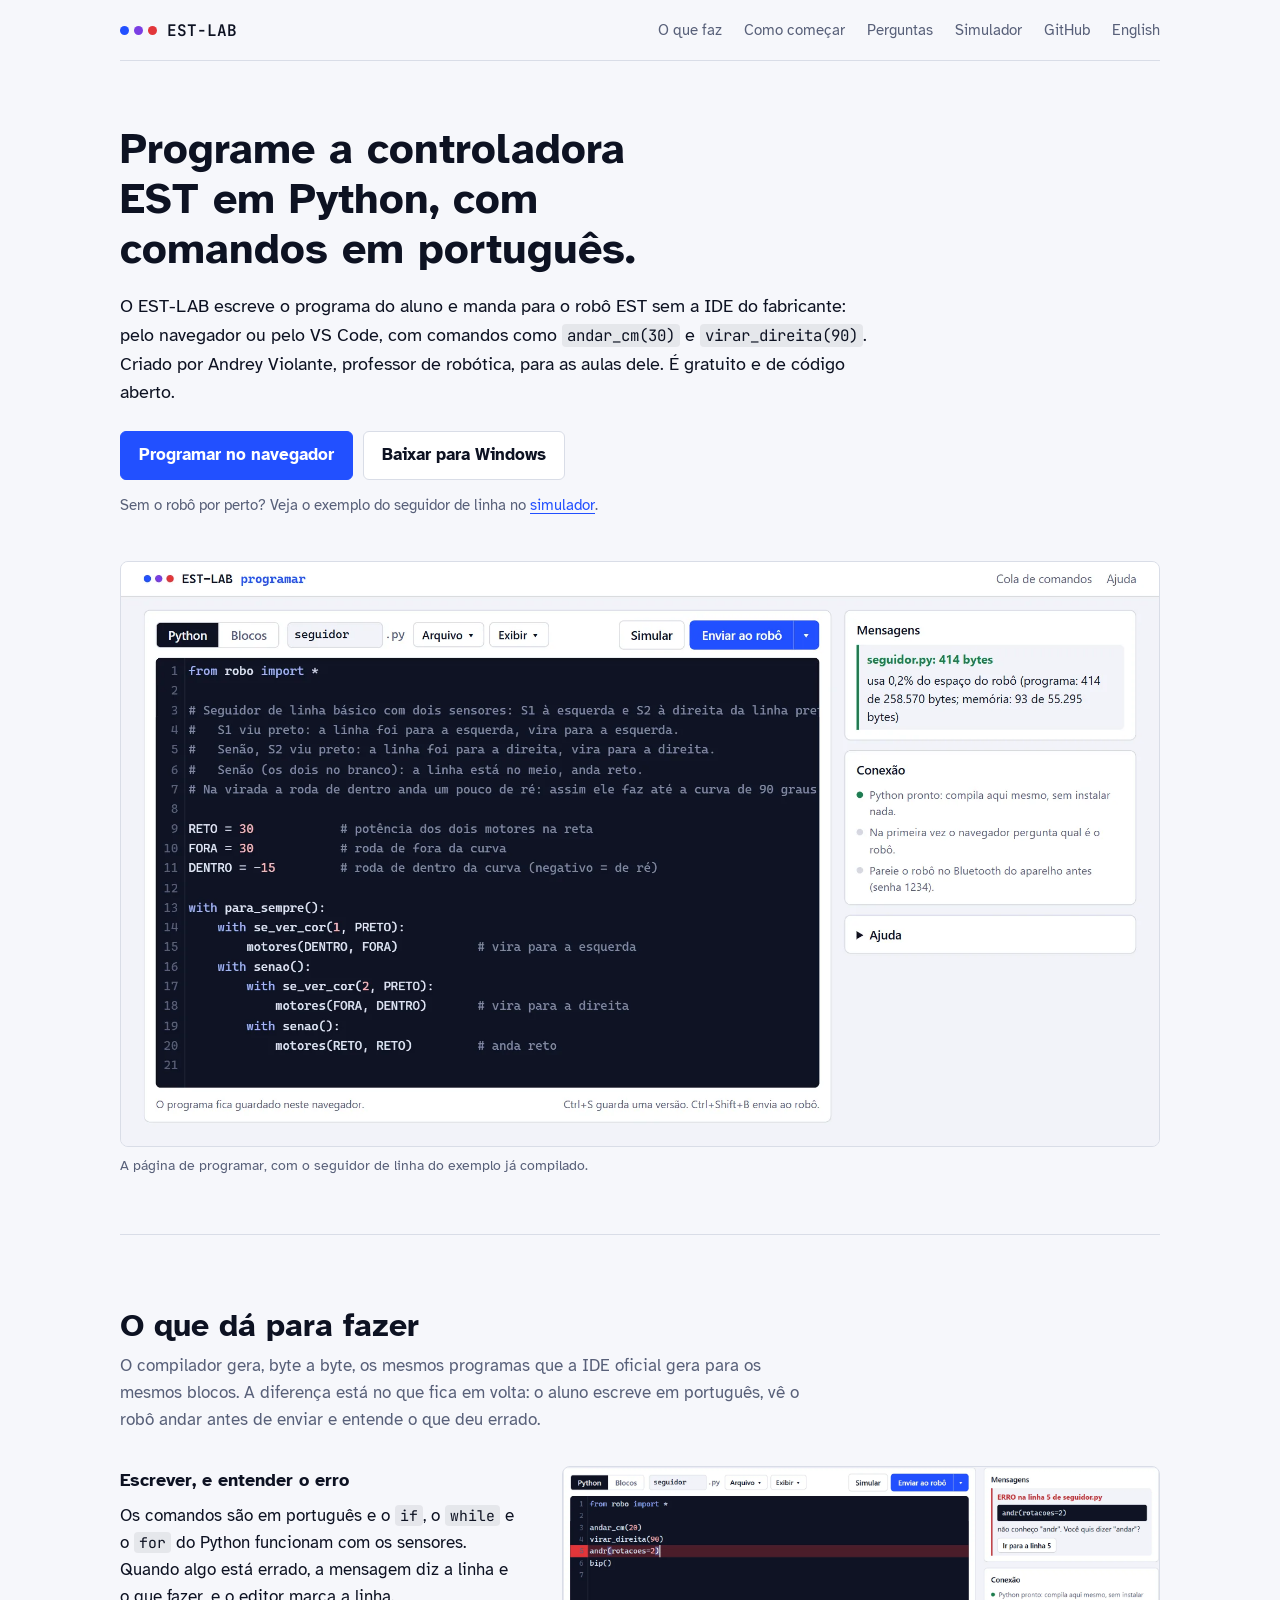
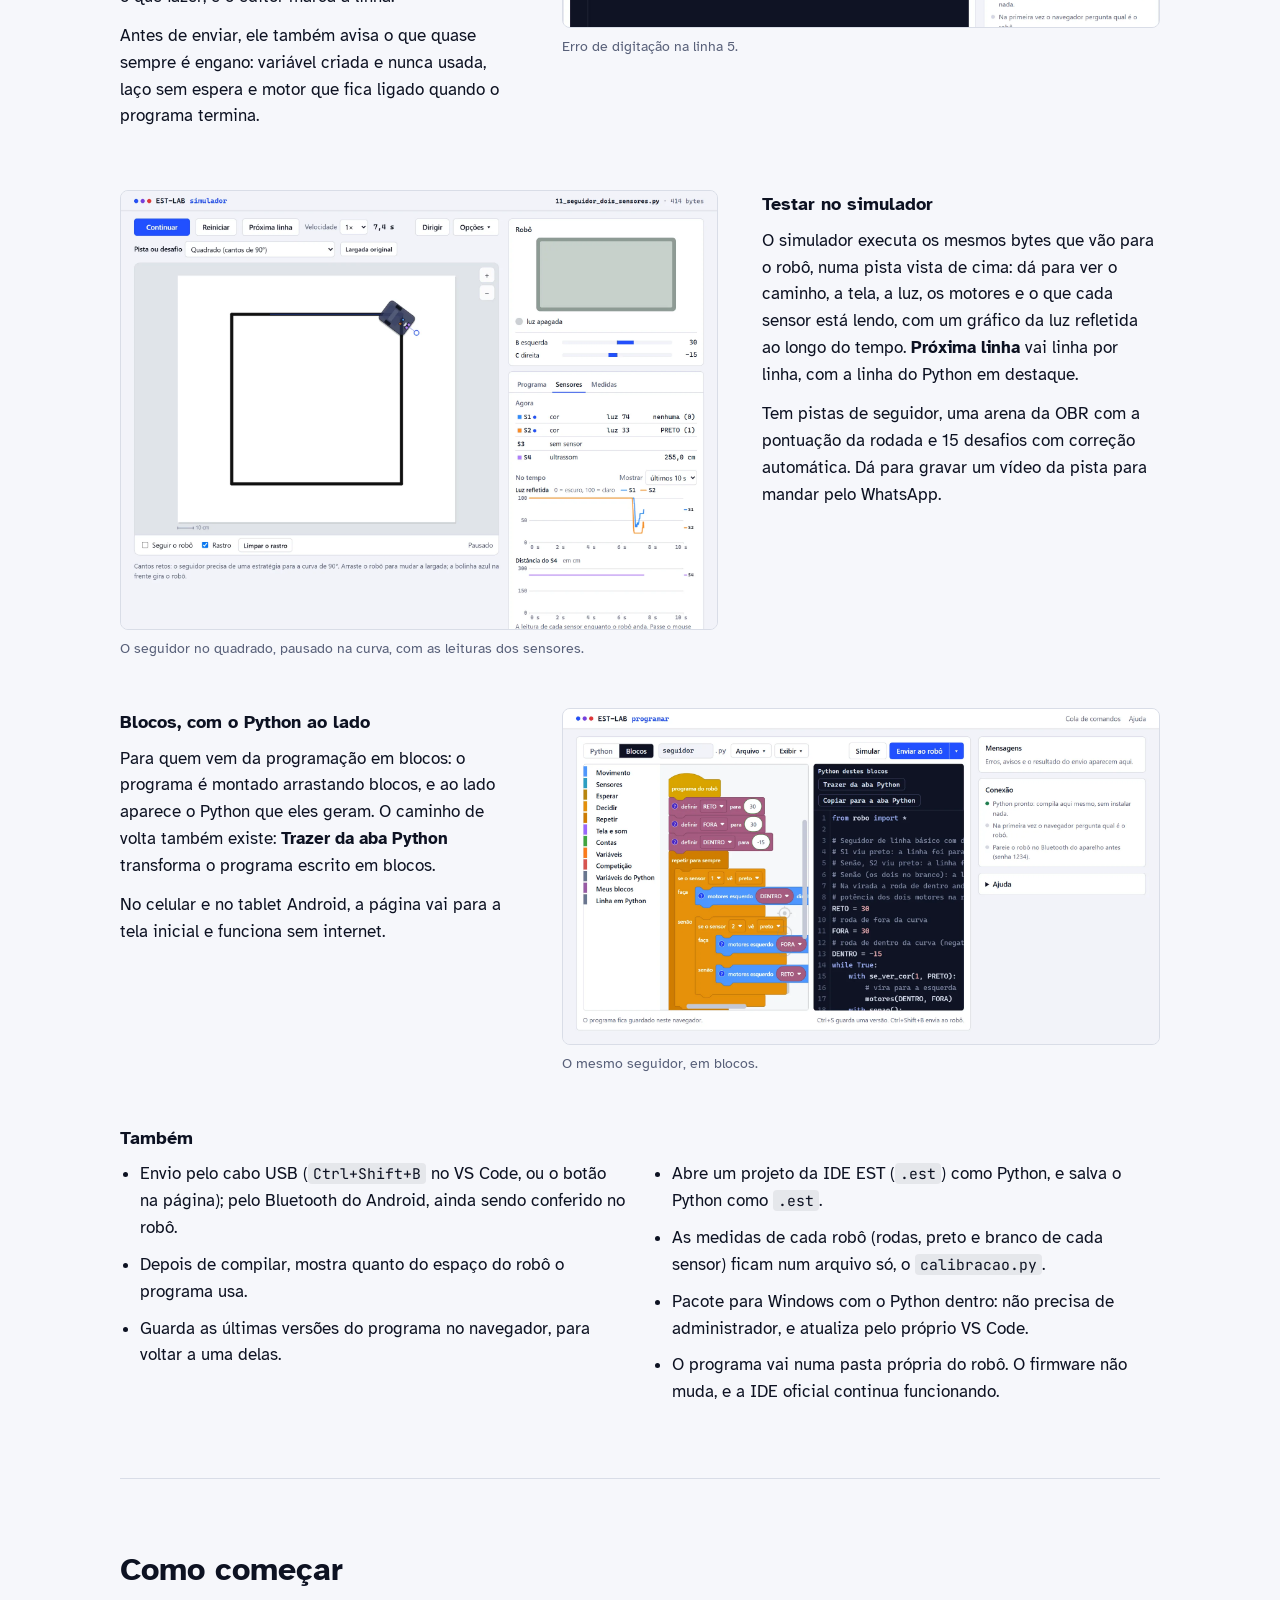
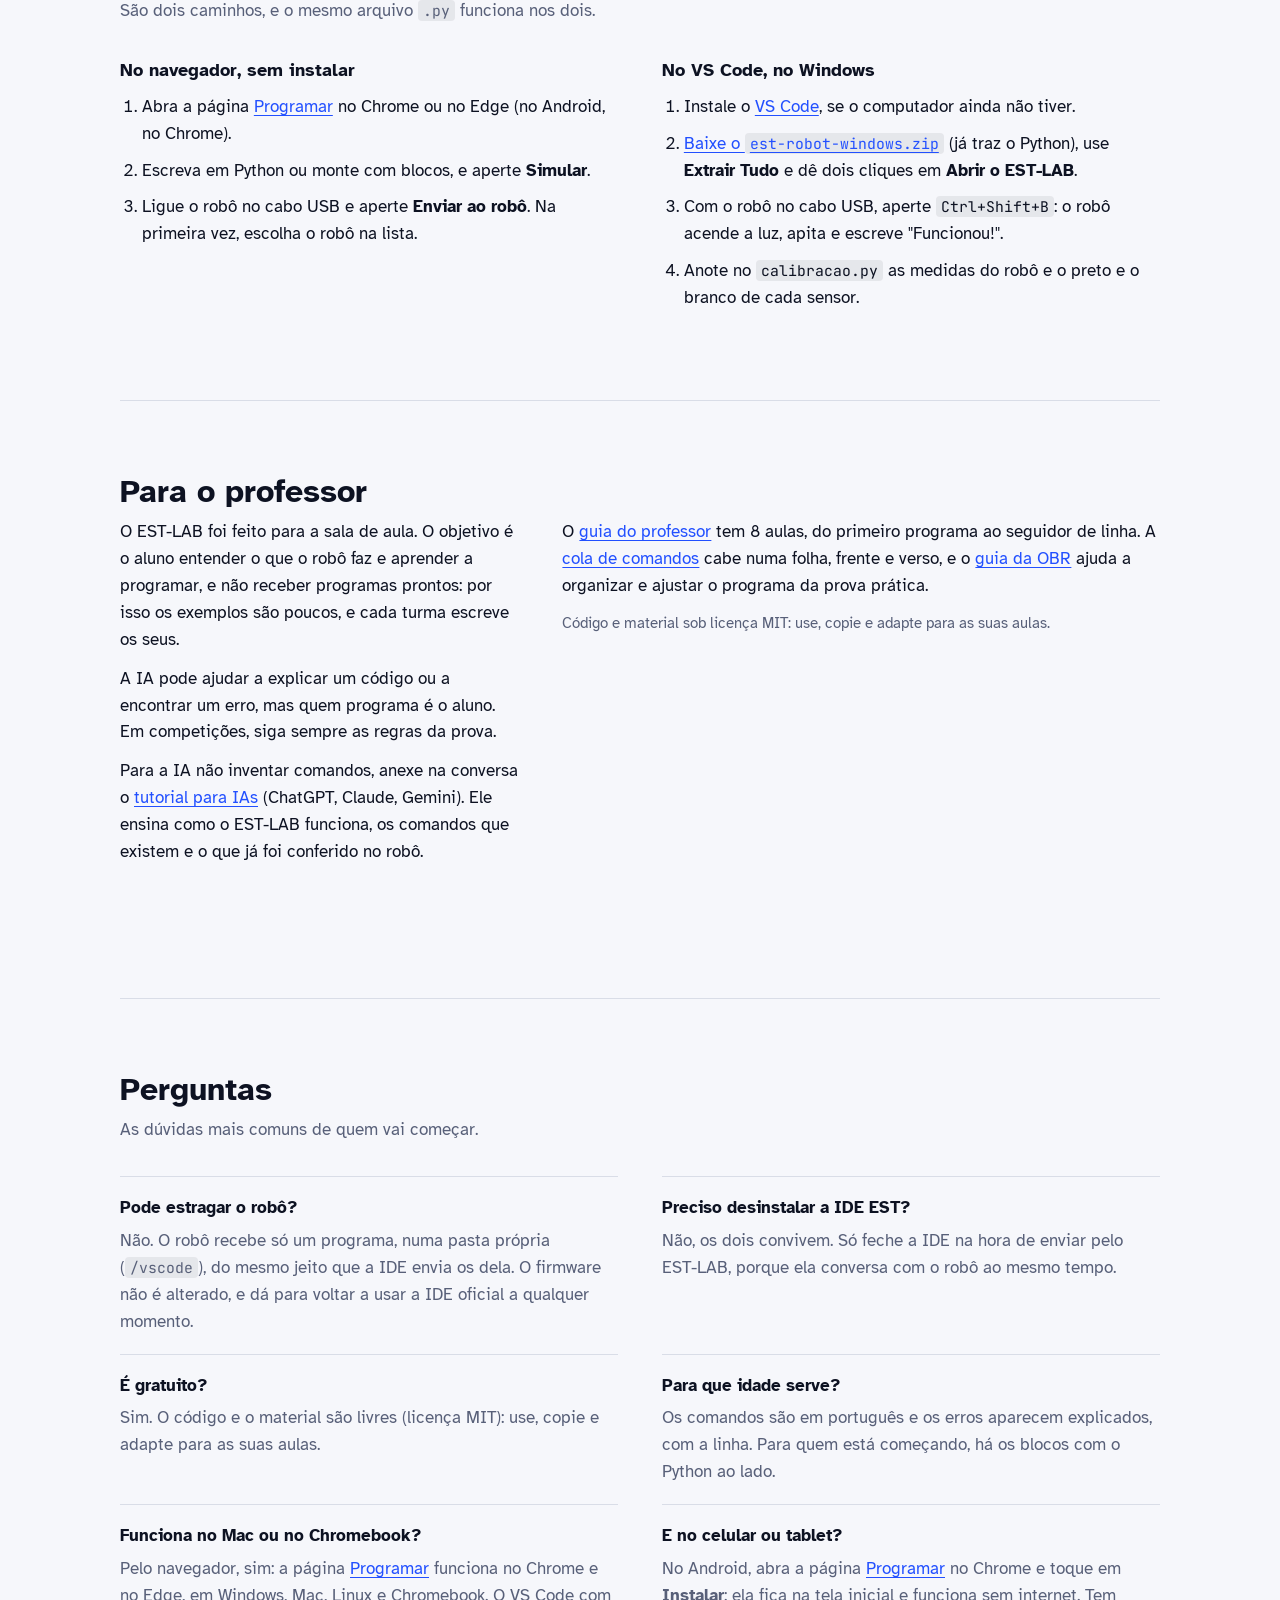
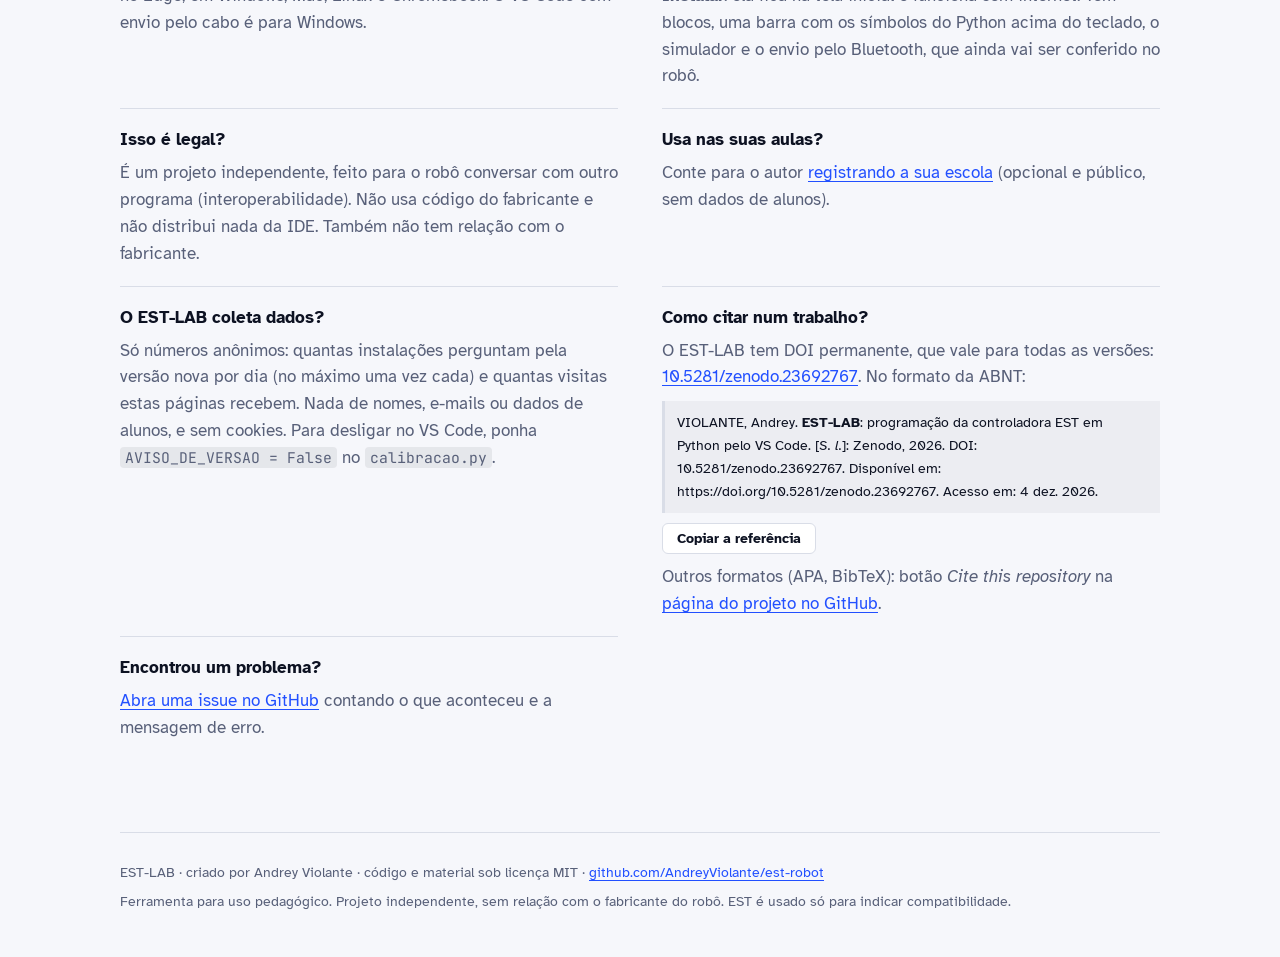
<file: docs/index.html>
<!doctype html>
<html lang="pt-BR">
<head>
<meta charset="utf-8">
<meta name="viewport" content="width=device-width, initial-scale=1, viewport-fit=cover">
<meta name="description" content="EST-LAB, ferramenta criada por Andrey Violante para programar a controladora educacional EST em Python, pelo VS Code ou pelo navegador, para uso pedagógico.">
<style>:root{color-scheme:light;padding-top:env(safe-area-inset-top,0px);padding-bottom:env(safe-area-inset-bottom,0px)}body{margin:0;font:14px system-ui,sans-serif}img{max-width:100%}[hidden]{display:none!important}</style>
<title>EST-LAB</title>
<link rel="alternate" hreflang="pt-BR" href="https://andreyviolante.github.io/est-robot/">
<link rel="alternate" hreflang="en" href="https://andreyviolante.github.io/est-robot/en/">
<link rel="icon" href="programar/icones/icone-32.png" sizes="32x32" type="image/png">
<link rel="apple-touch-icon" href="programar/icones/icone-180.png">
<link rel="preconnect" href="https://fonts.googleapis.com">
<link rel="preconnect" href="https://fonts.gstatic.com" crossorigin>
<link rel="stylesheet" href="https://fonts.googleapis.com/css2?family=Atkinson+Hyperlegible:wght@400;700&family=JetBrains+Mono:wght@400;600&display=swap">
<style>
/* Página do projeto: mostra a ferramenta de verdade (fotos de tela) e diz o que ela faz, sem enfeites.
   Tipos: Atkinson Hyperlegible (feita para leitura fácil) e JetBrains Mono no código. */
:root {
  --bg: #f6f7fb;
  --fg: #0d1222;
  --muted: #586079;
  --line: #d9dde7;
  --panel: #ffffff;
  --code-bg: #0f1424;
  --code-fg: #dfe5f5;
  --led-azul: #2250ff;
  --led-roxo: #7a3ee3;
  --led-vermelho: #e2363a;
  --body: "Atkinson Hyperlegible", "Segoe UI", system-ui, sans-serif;
  --mono: "JetBrains Mono", ui-monospace, "Cascadia Mono", Consolas, monospace;
}
@media (prefers-color-scheme: dark) {
  :root:not([data-theme="light"]) {
    --bg: #0a0d16; --fg: #e7ebf6; --muted: #98a1b8; --line: #232a3e; --panel: #121727;
    --code-bg: #060912; --led-azul: #6187ff; --led-roxo: #a57dff; --led-vermelho: #ff6064;
    color-scheme: dark;
  }
}
:root[data-theme="dark"] {
  --bg: #0a0d16; --fg: #e7ebf6; --muted: #98a1b8; --line: #232a3e; --panel: #121727;
  --code-bg: #060912; --led-azul: #6187ff; --led-roxo: #a57dff; --led-vermelho: #ff6064;
  color-scheme: dark;
}

* { box-sizing: border-box; }
body { background: var(--bg); color: var(--fg); font: 400 1.05rem/1.6 var(--body); }
a { color: var(--led-azul); text-underline-offset: 3px; }
a:focus-visible, button:focus-visible { outline: 3px solid var(--led-azul); outline-offset: 3px; border-radius: 4px; }
code { font: 400 0.88em var(--mono); background: color-mix(in srgb, var(--fg) 7%, transparent); padding: 1px 5px;
       border-radius: 4px; overflow-wrap: anywhere; }
.wrap { max-width: 1120px; margin: 0 auto; padding-inline: clamp(16px, 4vw, 40px); }

/* topo */
.bar { display: flex; align-items: center; justify-content: space-between; gap: 12px 24px; flex-wrap: wrap; padding-block: 18px;
       border-bottom: 1px solid var(--line); }
.mark { display: flex; align-items: center; gap: 10px; font: 600 1rem var(--mono); color: var(--fg); text-decoration: none; }
.leds { display: inline-flex; gap: 5px; }
.led { width: 9px; height: 9px; border-radius: 50%; display: inline-block; }
.led.azul { background: var(--led-azul); } .led.roxo { background: var(--led-roxo); } .led.vermelho { background: var(--led-vermelho); }
.nav { display: flex; flex-wrap: wrap; align-items: center; gap: 6px 22px; font-size: 0.95rem; }
.nav a { color: var(--muted); text-decoration: none; }
.nav a:hover { color: var(--fg); text-decoration: underline; }
@media (max-width: 700px) { .nav .secao { display: none; } }

/* abertura: o que é, os dois jeitos de usar e a tela de verdade */
.abertura { padding-block: clamp(32px, 6vw, 64px) clamp(32px, 5vw, 56px); }
.abertura > div { max-width: 760px; }
.abertura figure.tela { margin-top: clamp(28px, 4vw, 44px); }
h1 { font-size: clamp(1.9rem, 4vw, 2.7rem); line-height: 1.15; margin: 0 0 18px; text-wrap: balance; }
.lede { font-size: 1.12rem; margin: 0 0 24px; }
.botoes { display: flex; flex-wrap: wrap; gap: 10px; margin: 0 0 14px; }
.btn { display: inline-flex; align-items: center; padding: 10px 18px; border-radius: 6px; font-weight: 700; text-decoration: none;
       border: 1px solid var(--line); color: var(--fg); background: var(--panel); }
.btn:hover { border-color: var(--fg); }
.btn.solid { background: var(--led-azul); border-color: var(--led-azul); color: #fff; }
.btn.solid:hover { filter: brightness(1.1); }
.pequeno { font-size: 0.92rem; color: var(--muted); margin: 0; }

/* fotos de tela */
figure.tela { margin: 0; }
.tela img { display: block; width: 100%; height: auto; border: 1px solid var(--line); border-radius: 8px; background: var(--panel); }
.tela figcaption { font-size: 0.88rem; color: var(--muted); margin-top: 8px; }

/* seções */
section { padding-block: clamp(40px, 6vw, 72px); border-top: 1px solid var(--line); }
h2 { font-size: clamp(1.5rem, 3vw, 2rem); line-height: 1.2; margin: 0 0 8px; }
h3 { font-size: 1.15rem; margin: 0 0 8px; }
.intro { color: var(--muted); max-width: 64ch; margin: 0 0 32px; }
.par { display: grid; grid-template-columns: minmax(0, 0.8fr) minmax(0, 1.2fr); gap: 20px 44px; align-items: start; margin-bottom: 48px; }
.par.invertido { grid-template-columns: minmax(0, 1.2fr) minmax(0, 0.8fr); }
.par.invertido > :first-child { order: 2; }
.par p { margin: 0 0 12px; }
.lista { columns: 2 300px; column-gap: 44px; padding-left: 1.2em; margin: 0; }
.lista li { margin-bottom: 10px; break-inside: avoid; }

/* como começar */
.caminhos { display: grid; grid-template-columns: repeat(2, minmax(0, 1fr)); gap: 24px 44px; }
.caminhos ol { padding-left: 1.3em; margin: 0 0 16px; }
.caminhos li { margin-bottom: 10px; }

/* perguntas */
.faq { display: grid; grid-template-columns: repeat(auto-fit, minmax(min(100%, 330px), 1fr)); gap: 0 44px; }
.faq div { padding-block: 18px; border-top: 1px solid var(--line); }
.faq h3 { font-size: 1.05rem; margin: 0 0 6px; }
.faq p { margin: 0; color: var(--muted); max-width: 60ch; }
.faq .citacao { margin-top: 10px; padding: 10px 12px; border-left: 3px solid var(--line); color: var(--fg);
                background: color-mix(in srgb, var(--fg) 4%, transparent); font-size: 0.9rem; overflow-wrap: anywhere; }
.faq .copiar { margin-top: 10px; padding: 6px 14px; border-radius: 6px; border: 1px solid var(--line);
               background: var(--panel); color: var(--fg); font: 600 0.88rem var(--body); cursor: pointer; }
.faq .copiar:hover { border-color: var(--fg); }

footer { border-top: 1px solid var(--line); padding-block: 28px 44px; color: var(--muted); font-size: 0.9rem; display: grid; gap: 6px; }

@media (max-width: 860px) {
  .par, .caminhos { grid-template-columns: minmax(0, 1fr); }
  .par.invertido { grid-template-columns: minmax(0, 1fr); }
  .par.invertido > :first-child { order: 0; }
}
</style>
</head>
<body>
<div class="wrap">
  <header class="bar">
    <a class="mark" href="./"><span class="leds" aria-hidden="true"><i class="led azul"></i><i class="led roxo"></i><i class="led vermelho"></i></span>EST-LAB</a>
    <nav class="nav" aria-label="Seções">
      <a class="secao" href="#recursos">O que faz</a>
      <a class="secao" href="#comecar">Como começar</a>
      <a class="secao" href="#perguntas">Perguntas</a>
      <a href="simulador/index.html">Simulador</a>
      <a href="https://github.com/AndreyViolante/est-robot" target="_blank" rel="noopener">GitHub</a>
      <a href="en/" hreflang="en" lang="en">English</a>
    </nav>
  </header>

  <div class="abertura">
    <div>
      <h1>Programe a controladora EST em Python, com comandos em português.</h1>
      <p class="lede">O EST-LAB escreve o programa do aluno e manda para o robô EST sem a IDE do fabricante: pelo
        navegador ou pelo VS Code, com comandos como <code>andar_cm(30)</code> e <code>virar_direita(90)</code>.
        Criado por Andrey Violante, professor de robótica, para as aulas dele. É gratuito e de código aberto.</p>
      <p class="botoes">
        <a class="btn solid" href="programar/">Programar no navegador</a>
        <a class="btn" href="https://github.com/AndreyViolante/est-robot/releases/latest/download/est-robot-windows.zip">Baixar para Windows</a>
      </p>
      <p class="pequeno">Sem o robô por perto? Veja o exemplo do seguidor de linha no <a href="simulador/index.html">simulador</a>.</p>
    </div>
    <figure class="tela">
      <img src="img/programar.webp" width="1920" height="1080" alt="A página de programar: o código do seguidor de linha à esquerda e, à direita, a mensagem de que ele compilou com 414 bytes, 0,2% do espaço do robô.">
      <figcaption>A página de programar, com o seguidor de linha do exemplo já compilado.</figcaption>
    </figure>
  </div>
</div>

<div class="wrap">
  <section id="recursos">
    <h2>O que dá para fazer</h2>
    <p class="intro">O compilador gera, byte a byte, os mesmos programas que a IDE oficial gera para os mesmos blocos.
      A diferença está no que fica em volta: o aluno escreve em português, vê o robô andar antes de enviar e entende
      o que deu errado.</p>

    <div class="par">
      <div>
        <h3>Escrever, e entender o erro</h3>
        <p>Os comandos são em português e o <code>if</code>, o <code>while</code> e o <code>for</code> do Python
          funcionam com os sensores. Quando algo está errado, a mensagem diz a linha e o que fazer, e o editor marca a
          linha.</p>
        <p>Antes de enviar, ele também avisa o que quase sempre é engano: variável criada e nunca usada, laço sem
          espera e motor que fica ligado quando o programa termina.</p>
      </div>
      <figure class="tela">
        <img src="img/erro.webp" width="1836" height="495" loading="lazy" alt="Um programa com andr(rotacoes=2) na linha 5: a linha fica marcada em vermelho e a mensagem diz: não conheço andr. Você quis dizer andar?">
        <figcaption>Erro de digitação na linha 5.</figcaption>
      </figure>
    </div>

    <div class="par invertido">
      <div>
        <h3>Testar no simulador</h3>
        <p>O simulador executa os mesmos bytes que vão para o robô, numa pista vista de cima: dá para ver o caminho,
          a tela, a luz, os motores e o que cada sensor está lendo, com um gráfico da luz refletida ao longo do tempo.
          <b>Próxima linha</b> vai linha por linha, com a linha do Python em destaque.</p>
        <p>Tem pistas de seguidor, uma arena da OBR com a pontuação da rodada e 15 desafios com correção automática.
          Dá para gravar um vídeo da pista para mandar pelo WhatsApp.</p>
      </div>
      <figure class="tela">
        <img src="img/simulador.webp" width="1920" height="1410" loading="lazy" alt="O simulador: o robô fazendo a curva de um quadrado preto, e ao lado as leituras dos sensores S1 a S4 e o gráfico da luz refletida.">
        <figcaption>O seguidor no quadrado, pausado na curva, com as leituras dos sensores.</figcaption>
      </figure>
    </div>

    <div class="par">
      <div>
        <h3>Blocos, com o Python ao lado</h3>
        <p>Para quem vem da programação em blocos: o programa é montado arrastando blocos, e ao lado aparece o Python
          que eles geram. O caminho de volta também existe: <b>Trazer da aba Python</b> transforma o programa escrito em
          blocos.</p>
        <p>No celular e no tablet Android, a página vai para a tela inicial e funciona sem internet.</p>
      </div>
      <figure class="tela">
        <img src="img/blocos.webp" width="1920" height="1080" loading="lazy" alt="A aba Blocos: o seguidor de linha montado com blocos coloridos, e ao lado o mesmo programa em Python.">
        <figcaption>O mesmo seguidor, em blocos.</figcaption>
      </figure>
    </div>

    <h3>Também</h3>
    <ul class="lista">
      <li>Envio pelo cabo USB (<code>Ctrl+Shift+B</code> no VS Code, ou o botão na página); pelo Bluetooth do Android, ainda sendo conferido no robô.</li>
      <li>Depois de compilar, mostra quanto do espaço do robô o programa usa.</li>
      <li>Guarda as últimas versões do programa no navegador, para voltar a uma delas.</li>
      <li>Abre um projeto da IDE EST (<code>.est</code>) como Python, e salva o Python como <code>.est</code>.</li>
      <li>As medidas de cada robô (rodas, preto e branco de cada sensor) ficam num arquivo só, o <code>calibracao.py</code>.</li>
      <li>Pacote para Windows com o Python dentro: não precisa de administrador, e atualiza pelo próprio VS Code.</li>
      <li>O programa vai numa pasta própria do robô. O firmware não muda, e a IDE oficial continua funcionando.</li>
    </ul>
  </section>

  <section id="comecar">
    <h2>Como começar</h2>
    <p class="intro">São dois caminhos, e o mesmo arquivo <code>.py</code> funciona nos dois.</p>
    <div class="caminhos">
      <div>
        <h3>No navegador, sem instalar</h3>
        <ol>
          <li>Abra a página <a href="programar/">Programar</a> no Chrome ou no Edge (no Android, no Chrome).</li>
          <li>Escreva em Python ou monte com blocos, e aperte <b>Simular</b>.</li>
          <li>Ligue o robô no cabo USB e aperte <b>Enviar ao robô</b>. Na primeira vez, escolha o robô na lista.</li>
        </ol>
      </div>
      <div>
        <h3>No VS Code, no Windows</h3>
        <ol>
          <li>Instale o <a href="https://code.visualstudio.com/">VS Code</a>, se o computador ainda não tiver.</li>
          <li><a href="https://github.com/AndreyViolante/est-robot/releases/latest/download/est-robot-windows.zip">Baixe o <code>est-robot-windows.zip</code></a> (já traz o Python), use <b>Extrair Tudo</b> e dê dois cliques em <b>Abrir o EST-LAB</b>.</li>
          <li>Com o robô no cabo USB, aperte <code>Ctrl+Shift+B</code>: o robô acende a luz, apita e escreve "Funcionou!".</li>
          <li>Anote no <code>calibracao.py</code> as medidas do robô e o preto e o branco de cada sensor.</li>
        </ol>
      </div>
    </div>
  </section>

  <section id="professor">
    <h2>Para o professor</h2>
    <div class="par">
      <div>
        <p>O EST-LAB foi feito para a sala de aula. O objetivo é o aluno entender o que o robô faz e aprender a
          programar, e não receber programas prontos: por isso os exemplos são poucos, e cada turma escreve os seus.</p>
        <p>A IA pode ajudar a explicar um código ou a encontrar um erro, mas quem programa é o aluno. Em competições,
          siga sempre as regras da prova.</p>
        <p>Para a IA não inventar comandos, anexe na conversa o <a href="https://github.com/AndreyViolante/est-robot/blob/master/docs/tutorial-para-ia.md" target="_blank" rel="noopener">tutorial para IAs</a>
          (ChatGPT, Claude, Gemini). Ele ensina como o EST-LAB funciona, os comandos que existem e o que já foi conferido no robô.</p>
      </div>
      <div>
        <p>O <a href="https://github.com/AndreyViolante/est-robot/blob/master/docs/guia-do-professor.md" target="_blank" rel="noopener">guia do professor</a>
          tem 8 aulas, do primeiro programa ao seguidor de linha. A <a href="cola-do-aluno.pdf" target="_blank" rel="noopener">cola de comandos</a>
          cabe numa folha, frente e verso, e o <a href="https://github.com/AndreyViolante/est-robot/blob/master/docs/guia-obr.md" target="_blank" rel="noopener">guia da OBR</a>
          ajuda a organizar e ajustar o programa da prova prática.</p>
        <p class="pequeno">Código e material sob licença MIT: use, copie e adapte para as suas aulas.</p>
      </div>
    </div>
  </section>

  <section id="perguntas">
    <h2>Perguntas</h2>
    <p class="intro">As dúvidas mais comuns de quem vai começar.</p>
    <div class="faq">
      <div><h3>Pode estragar o robô?</h3><p>Não. O robô recebe só um programa, numa pasta própria (<code>/vscode</code>), do mesmo jeito que a IDE envia os dela. O firmware não é alterado, e dá para voltar a usar a IDE oficial a qualquer momento.</p></div>
      <div><h3>Preciso desinstalar a IDE EST?</h3><p>Não, os dois convivem. Só feche a IDE na hora de enviar pelo EST-LAB, porque ela conversa com o robô ao mesmo tempo.</p></div>
      <div><h3>É gratuito?</h3><p>Sim. O código e o material são livres (licença MIT): use, copie e adapte para as suas aulas.</p></div>
      <div><h3>Para que idade serve?</h3><p>Os comandos são em português e os erros aparecem explicados, com a linha. Para quem está começando, há os blocos com o Python ao lado.</p></div>
      <div><h3>Funciona no Mac ou no Chromebook?</h3><p>Pelo navegador, sim: a página <a href="programar/">Programar</a> funciona no Chrome e no Edge, em Windows, Mac, Linux e Chromebook. O VS Code com envio pelo cabo é para Windows.</p></div>
      <div><h3>E no celular ou tablet?</h3><p>No Android, abra a página <a href="programar/">Programar</a> no Chrome e toque em <b>Instalar</b>: ela fica na tela inicial e funciona sem internet. Tem blocos, uma barra com os símbolos do Python acima do teclado, o simulador e o envio pelo Bluetooth, que ainda vai ser conferido no robô.</p></div>
      <div><h3>Isso é legal?</h3><p>É um projeto independente, feito para o robô conversar com outro programa (interoperabilidade). Não usa código do fabricante e não distribui nada da IDE. Também não tem relação com o fabricante.</p></div>
      <div><h3>Usa nas suas aulas?</h3><p>Conte para o autor <a href="https://github.com/AndreyViolante/est-robot/issues/new?template=escola.yml" target="_blank" rel="noopener">registrando a sua escola</a> (opcional e público, sem dados de alunos).</p></div>
      <div><h3>O EST-LAB coleta dados?</h3><p>Só números anônimos: quantas instalações perguntam pela versão nova por dia (no máximo uma vez cada) e quantas visitas estas páginas recebem. Nada de nomes, e-mails ou dados de alunos, e sem cookies. Para desligar no VS Code, ponha <code>AVISO_DE_VERSAO = False</code> no <code>calibracao.py</code>.</p></div>
      <div><h3>Como citar num trabalho?</h3><p>O EST-LAB tem DOI permanente, que vale para todas as versões: <a href="https://doi.org/10.5281/zenodo.23692767" target="_blank" rel="noopener">10.5281/zenodo.23692767</a>. No formato da ABNT:</p>
        <p class="citacao" id="citacao">VIOLANTE, Andrey. <b>EST-LAB</b>: programação da controladora EST em Python pelo VS Code. [<i>S. l.</i>]: Zenodo, 2026. DOI: 10.5281/zenodo.23692767. Disponível em: https://doi.org/10.5281/zenodo.23692767. Acesso em: <span id="acesso">dia mês ano</span>.</p>
        <button class="copiar" type="button" id="copiar-citacao">Copiar a referência</button>
        <p style="margin-top:10px">Outros formatos (APA, BibTeX): botão <i>Cite this repository</i> na <a href="https://github.com/AndreyViolante/est-robot" target="_blank" rel="noopener">página do projeto no GitHub</a>.</p></div>
      <div><h3>Encontrou um problema?</h3><p><a href="https://github.com/AndreyViolante/est-robot/issues/new" target="_blank" rel="noopener">Abra uma issue no GitHub</a> contando o que aconteceu e a mensagem de erro.</p></div>
    </div>
  </section>

  <footer>
    <span>EST-LAB · criado por Andrey Violante · código e material sob licença MIT · <a href="https://github.com/AndreyViolante/est-robot" target="_blank" rel="noopener">github.com/AndreyViolante/est-robot</a></span>
    <span>Ferramenta para uso pedagógico. Projeto independente, sem relação com o fabricante do robô. EST é usado só para indicar compatibilidade.</span>
  </footer>
</div>

<script>
/* referência ABNT: a data de acesso é a de hoje, e o botão copia o texto pronto */
(function () {
  var MESES = ['jan.', 'fev.', 'mar.', 'abr.', 'maio', 'jun.', 'jul.', 'ago.', 'set.', 'out.', 'nov.', 'dez.'];
  var hoje = new Date();
  document.getElementById('acesso').textContent = hoje.getDate() + ' ' + MESES[hoje.getMonth()] + ' ' + hoje.getFullYear();
  var botao = document.getElementById('copiar-citacao');
  botao.addEventListener('click', function () {
    var texto = document.getElementById('citacao').innerText.trim();
    var pronto = function () { botao.textContent = 'Copiado!'; setTimeout(function () { botao.textContent = 'Copiar a referência'; }, 2000); };
    if (navigator.clipboard) {
      navigator.clipboard.writeText(texto).then(pronto, function () { botao.textContent = 'Selecione e copie o texto acima'; });
    } else {
      botao.textContent = 'Selecione e copie o texto acima';
    }
  });
})();
</script>
<script>
/* contagem anônima de visitas: o GitHub conta os downloads de um arquivinho; sem cookies, sem saber quem visitou */
if (location.hostname.endsWith('github.io')) {
  fetch('https://github.com/AndreyViolante/est-robot/releases/latest/download/visita-site.txt',
        {mode: 'no-cors', cache: 'no-store'}).catch(function () {});
}
</script>
</body>
</html>
</file>
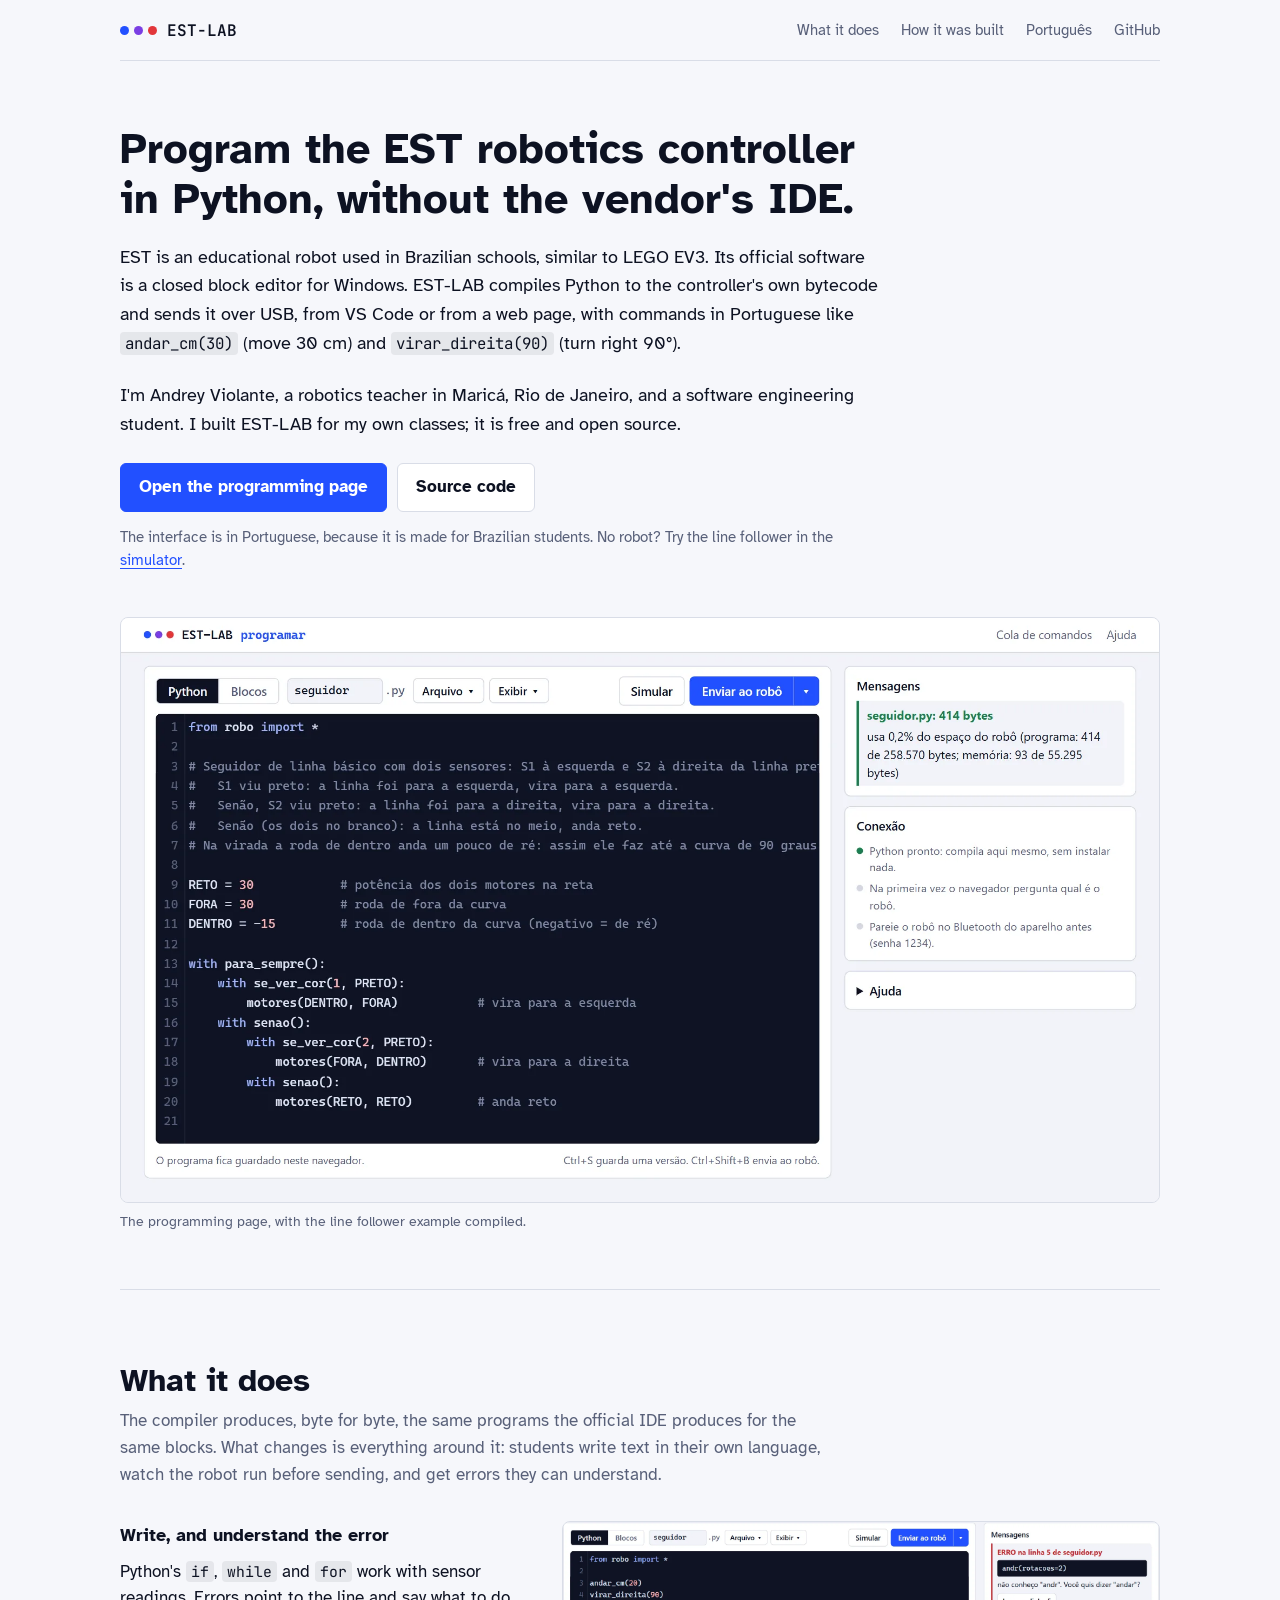
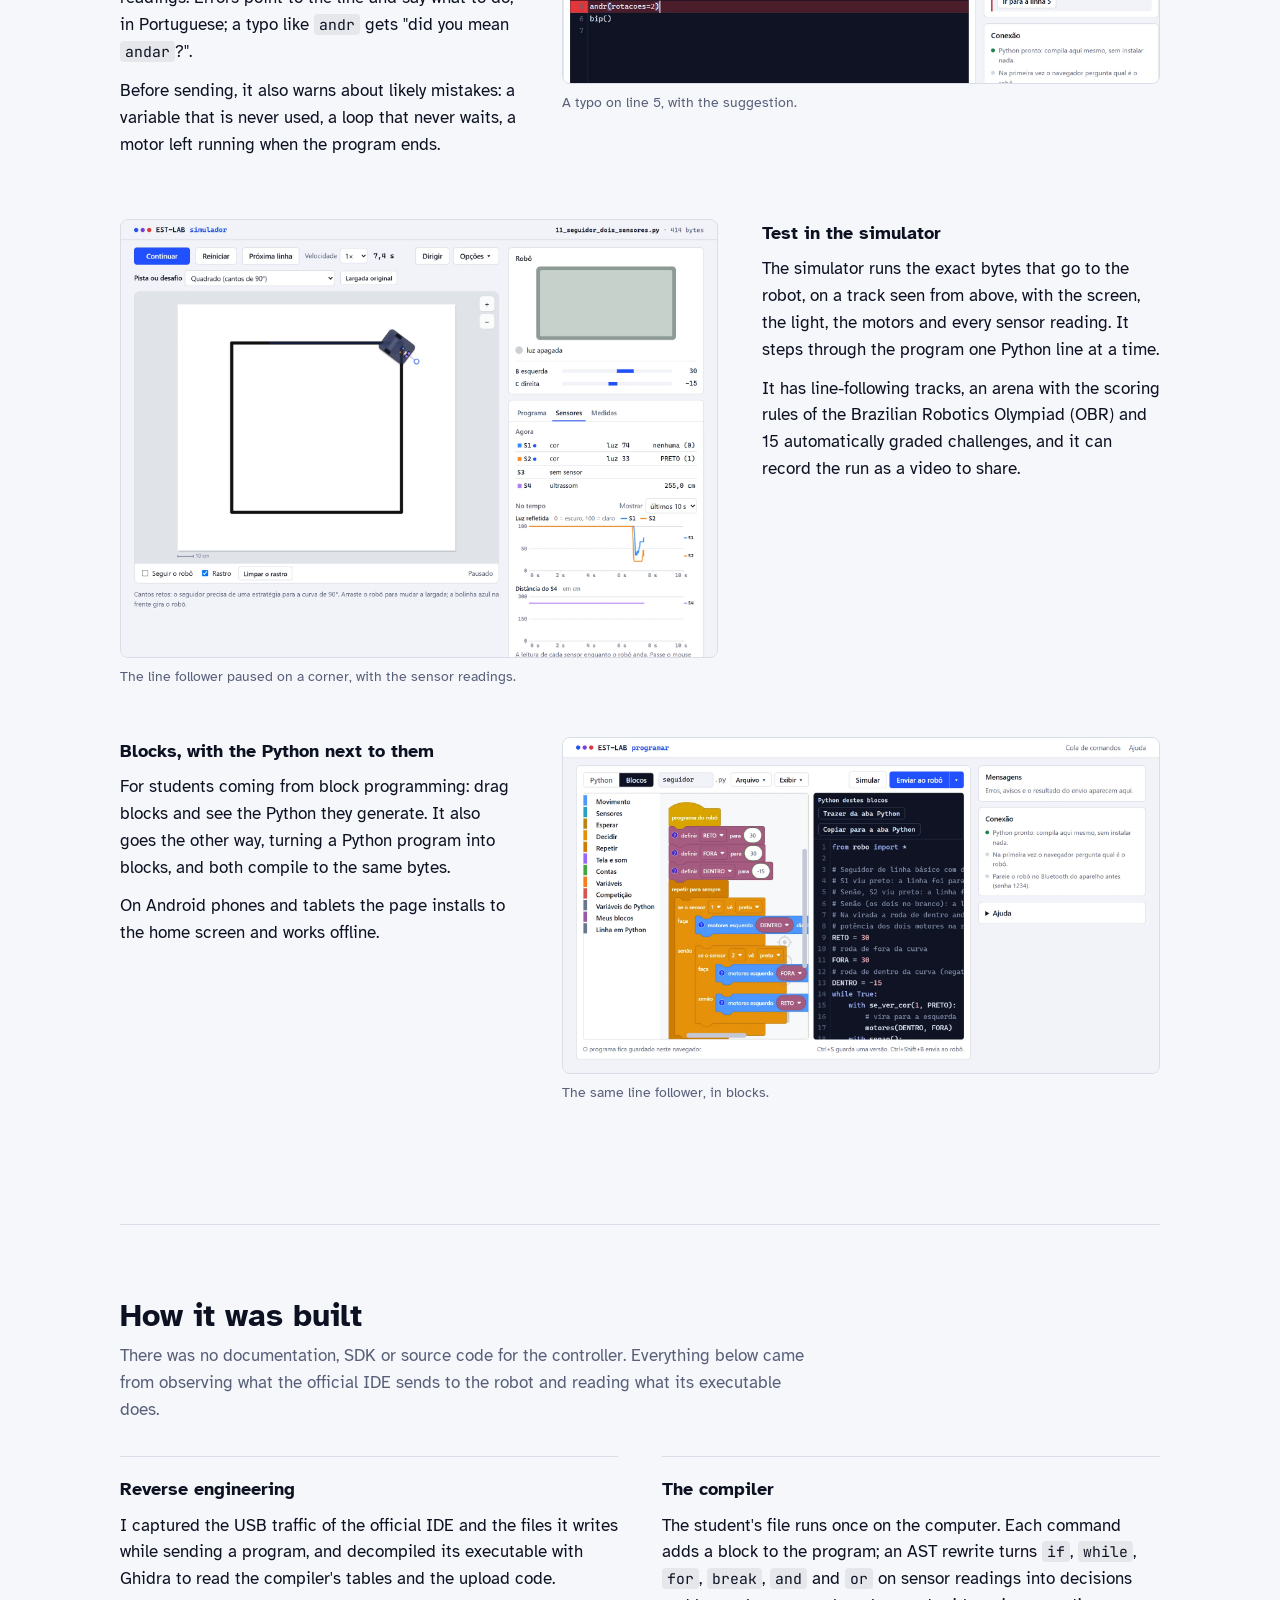
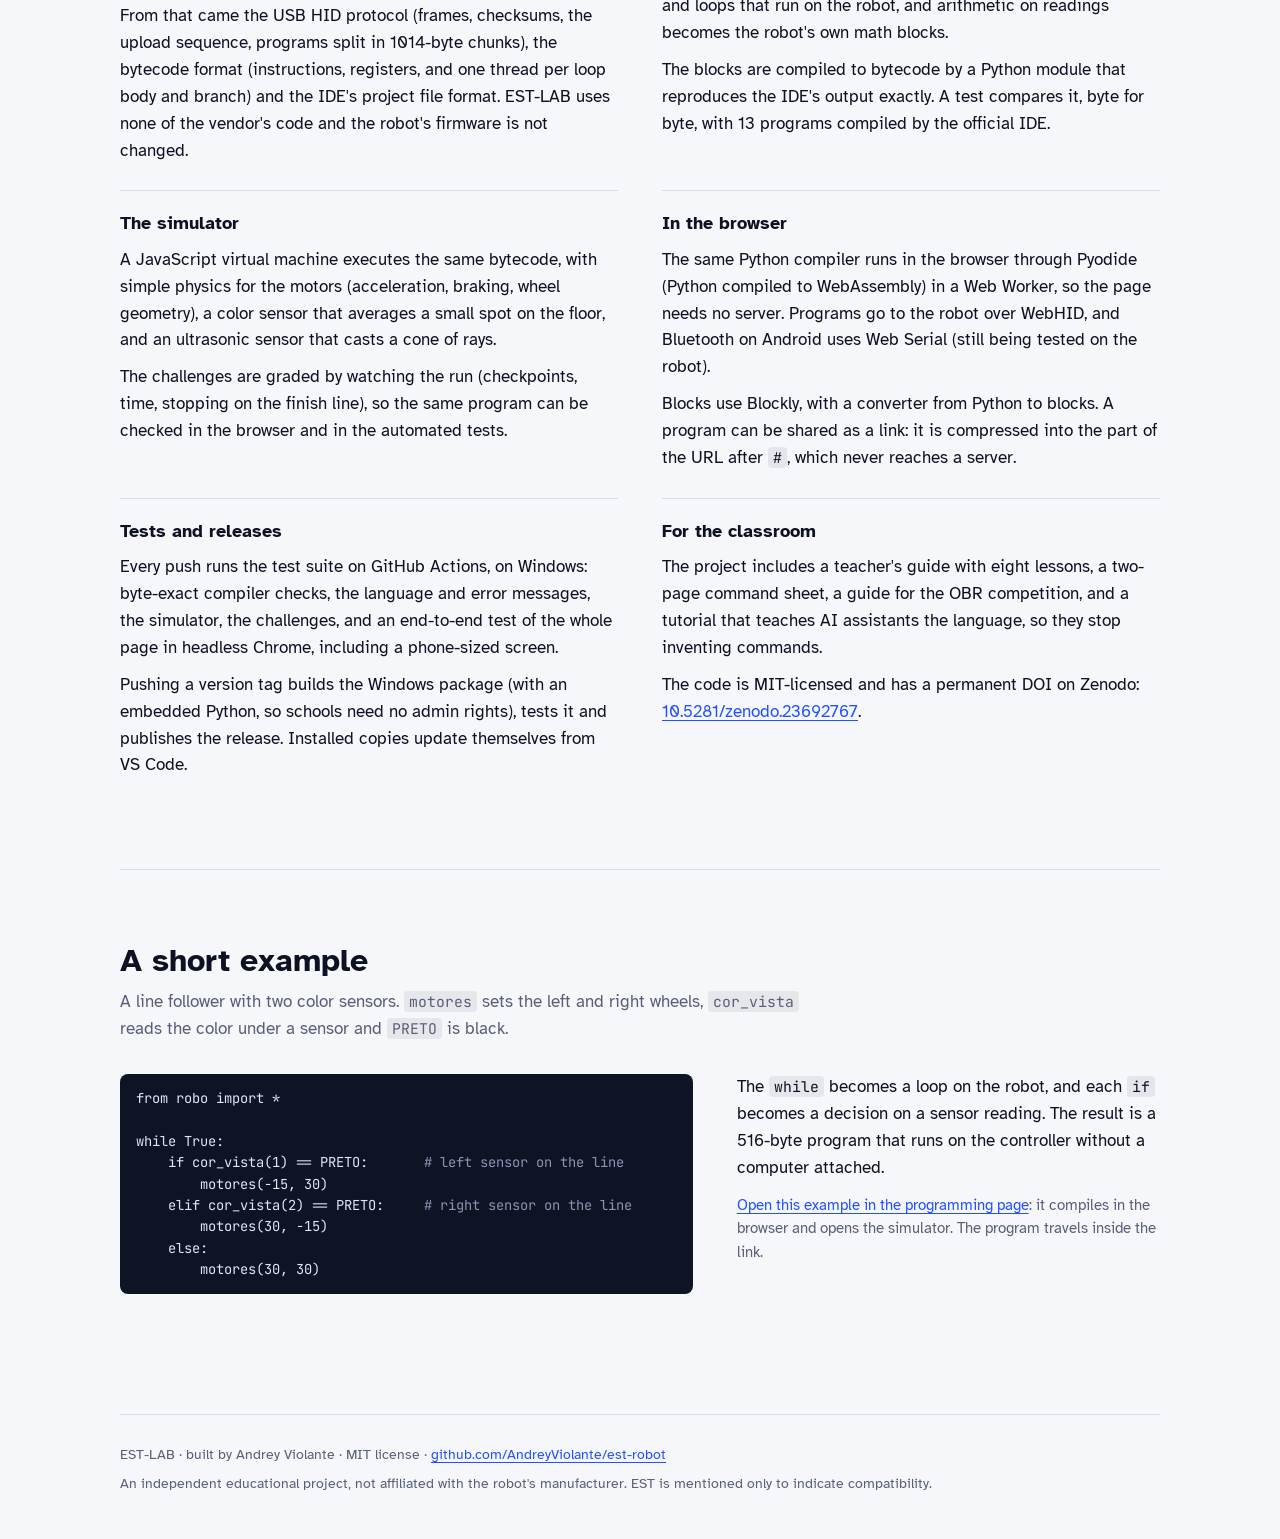
<file: docs/en/index.html>
<!doctype html>
<html lang="en">
<head>
<meta charset="utf-8">
<meta name="viewport" content="width=device-width, initial-scale=1, viewport-fit=cover">
<meta name="description" content="EST-LAB lets students program the EST educational robotics controller in Python, from VS Code or the browser, without the vendor's IDE. Built by Andrey Violante.">
<style>:root{color-scheme:light;padding-top:env(safe-area-inset-top,0px);padding-bottom:env(safe-area-inset-bottom,0px)}body{margin:0;font:14px system-ui,sans-serif}img{max-width:100%}[hidden]{display:none!important}</style>
<title>EST-LAB</title>
<link rel="alternate" hreflang="pt-BR" href="https://andreyviolante.github.io/est-robot/">
<link rel="alternate" hreflang="en" href="https://andreyviolante.github.io/est-robot/en/">
<link rel="icon" href="../programar/icones/icone-32.png" sizes="32x32" type="image/png">
<link rel="apple-touch-icon" href="../programar/icones/icone-180.png">
<link rel="preconnect" href="https://fonts.googleapis.com">
<link rel="preconnect" href="https://fonts.gstatic.com" crossorigin>
<link rel="stylesheet" href="https://fonts.googleapis.com/css2?family=Atkinson+Hyperlegible:wght@400;700&family=JetBrains+Mono:wght@400;600&display=swap">
<style>
/* The project page in English, for people who don't read Portuguese: same look as the Portuguese page (real
   screenshots, no decoration), plus how the tool was built and tested. */
:root {
  --bg: #f6f7fb;
  --fg: #0d1222;
  --muted: #586079;
  --line: #d9dde7;
  --panel: #ffffff;
  --led-azul: #2250ff;
  --led-roxo: #7a3ee3;
  --led-vermelho: #e2363a;
  --body: "Atkinson Hyperlegible", "Segoe UI", system-ui, sans-serif;
  --mono: "JetBrains Mono", ui-monospace, "Cascadia Mono", Consolas, monospace;
}
@media (prefers-color-scheme: dark) {
  :root:not([data-theme="light"]) {
    --bg: #0a0d16; --fg: #e7ebf6; --muted: #98a1b8; --line: #232a3e; --panel: #121727;
    --led-azul: #6187ff; --led-roxo: #a57dff; --led-vermelho: #ff6064;
    color-scheme: dark;
  }
}
:root[data-theme="dark"] {
  --bg: #0a0d16; --fg: #e7ebf6; --muted: #98a1b8; --line: #232a3e; --panel: #121727;
  --led-azul: #6187ff; --led-roxo: #a57dff; --led-vermelho: #ff6064;
  color-scheme: dark;
}

* { box-sizing: border-box; }
body { background: var(--bg); color: var(--fg); font: 400 1.05rem/1.6 var(--body); }
a { color: var(--led-azul); text-underline-offset: 3px; }
a:focus-visible { outline: 3px solid var(--led-azul); outline-offset: 3px; border-radius: 4px; }
code { font: 400 0.88em var(--mono); background: color-mix(in srgb, var(--fg) 7%, transparent); padding: 1px 5px;
       border-radius: 4px; overflow-wrap: anywhere; }
.wrap { max-width: 1120px; margin: 0 auto; padding-inline: clamp(16px, 4vw, 40px); }

.bar { display: flex; align-items: center; justify-content: space-between; gap: 12px 24px; flex-wrap: wrap; padding-block: 18px;
       border-bottom: 1px solid var(--line); }
.mark { display: flex; align-items: center; gap: 10px; font: 600 1rem var(--mono); color: var(--fg); text-decoration: none; }
.leds { display: inline-flex; gap: 5px; }
.led { width: 9px; height: 9px; border-radius: 50%; display: inline-block; }
.led.azul { background: var(--led-azul); } .led.roxo { background: var(--led-roxo); } .led.vermelho { background: var(--led-vermelho); }
.nav { display: flex; flex-wrap: wrap; align-items: center; gap: 6px 22px; font-size: 0.95rem; }
.nav a { color: var(--muted); text-decoration: none; }
.nav a:hover { color: var(--fg); text-decoration: underline; }
@media (max-width: 700px) { .nav .secao { display: none; } }

.abertura { padding-block: clamp(32px, 6vw, 64px) clamp(32px, 5vw, 56px); }
.abertura > div { max-width: 760px; }
.abertura figure.tela { margin-top: clamp(28px, 4vw, 44px); }
h1 { font-size: clamp(1.9rem, 4vw, 2.7rem); line-height: 1.15; margin: 0 0 18px; text-wrap: balance; }
.lede { font-size: 1.12rem; margin: 0 0 24px; }
.botoes { display: flex; flex-wrap: wrap; gap: 10px; margin: 0 0 14px; }
.btn { display: inline-flex; align-items: center; padding: 10px 18px; border-radius: 6px; font-weight: 700; text-decoration: none;
       border: 1px solid var(--line); color: var(--fg); background: var(--panel); }
.btn:hover { border-color: var(--fg); }
.btn.solid { background: var(--led-azul); border-color: var(--led-azul); color: #fff; }
.btn.solid:hover { filter: brightness(1.1); }
.pequeno { font-size: 0.92rem; color: var(--muted); margin: 0; }

figure.tela { margin: 0; }
.tela img { display: block; width: 100%; height: auto; border: 1px solid var(--line); border-radius: 8px; background: var(--panel); }
.tela figcaption { font-size: 0.88rem; color: var(--muted); margin-top: 8px; }

section { padding-block: clamp(40px, 6vw, 72px); border-top: 1px solid var(--line); }
h2 { font-size: clamp(1.5rem, 3vw, 2rem); line-height: 1.2; margin: 0 0 8px; }
h3 { font-size: 1.15rem; margin: 0 0 8px; }
.intro { color: var(--muted); max-width: 64ch; margin: 0 0 32px; }
.par { display: grid; grid-template-columns: minmax(0, 0.8fr) minmax(0, 1.2fr); gap: 20px 44px; align-items: start; margin-bottom: 48px; }
.par.invertido { grid-template-columns: minmax(0, 1.2fr) minmax(0, 0.8fr); }
.par.invertido > :first-child { order: 2; }
.par.exemplo-par { grid-template-columns: minmax(0, 1.15fr) minmax(0, 0.85fr); }
.par p { margin: 0 0 12px; }

/* how it was built: one block per part, two columns on wide screens */
.partes { display: grid; grid-template-columns: repeat(2, minmax(0, 1fr)); gap: 8px 44px; }
.partes div { padding-block: 18px; border-top: 1px solid var(--line); }
.partes p { margin: 0 0 10px; max-width: 62ch; }
.partes p:last-child { margin-bottom: 0; }

pre.exemplo { margin: 0; padding: 14px 16px; border-radius: 8px; background: #0f1424; color: #dfe5f5; overflow-x: auto;
              font: 400 0.86rem/1.55 var(--mono); }
pre.exemplo .c { color: #8a94b3; }
pre.exemplo code { background: none; padding: 0; font: inherit; }

footer { border-top: 1px solid var(--line); padding-block: 28px 44px; color: var(--muted); font-size: 0.9rem; display: grid; gap: 6px; }

@media (max-width: 860px) {
  .par, .par.exemplo-par, .partes { grid-template-columns: minmax(0, 1fr); }
  .par.invertido { grid-template-columns: minmax(0, 1fr); }
  .par.invertido > :first-child { order: 0; }
}
</style>
</head>
<body>
<div class="wrap">
  <header class="bar">
    <a class="mark" href="./"><span class="leds" aria-hidden="true"><i class="led azul"></i><i class="led roxo"></i><i class="led vermelho"></i></span>EST-LAB</a>
    <nav class="nav" aria-label="Sections">
      <a class="secao" href="#what">What it does</a>
      <a class="secao" href="#how">How it was built</a>
      <a href="../" hreflang="pt-BR" lang="pt-BR">Português</a>
      <a href="https://github.com/AndreyViolante/est-robot" target="_blank" rel="noopener">GitHub</a>
    </nav>
  </header>

  <div class="abertura">
    <div>
      <h1>Program the EST robotics controller in Python, without the vendor's IDE.</h1>
      <p class="lede">EST is an educational robot used in Brazilian schools, similar to LEGO EV3. Its official
        software is a closed block editor for Windows. EST-LAB compiles Python to the controller's own bytecode and
        sends it over USB, from VS Code or from a web page, with commands in Portuguese like <code>andar_cm(30)</code>
        (move 30 cm) and <code>virar_direita(90)</code> (turn right 90°).</p>
      <p class="lede">I'm Andrey Violante, a robotics teacher in Maricá, Rio de Janeiro, and a software engineering
        student. I built EST-LAB for my own classes; it is free and open source.</p>
      <p class="botoes">
        <a class="btn solid" href="../programar/">Open the programming page</a>
        <a class="btn" href="https://github.com/AndreyViolante/est-robot" target="_blank" rel="noopener">Source code</a>
      </p>
      <p class="pequeno">The interface is in Portuguese, because it is made for Brazilian students. No robot? Try the
        line follower in the <a href="../simulador/index.html">simulator</a>.</p>
    </div>
    <figure class="tela">
      <img src="../img/programar.webp" width="1920" height="1080" alt="The programming page: a line follower in Python on the left and, on the right, the message that it compiled to 414 bytes, 0.2% of the robot's space.">
      <figcaption>The programming page, with the line follower example compiled.</figcaption>
    </figure>
  </div>
</div>

<div class="wrap">
  <section id="what">
    <h2>What it does</h2>
    <p class="intro">The compiler produces, byte for byte, the same programs the official IDE produces for the same
      blocks. What changes is everything around it: students write text in their own language, watch the robot run
      before sending, and get errors they can understand.</p>

    <div class="par">
      <div>
        <h3>Write, and understand the error</h3>
        <p>Python's <code>if</code>, <code>while</code> and <code>for</code> work with sensor readings. Errors point to
          the line and say what to do, in Portuguese; a typo like <code>andr</code> gets "did you mean
          <code>andar</code>?".</p>
        <p>Before sending, it also warns about likely mistakes: a variable that is never used, a loop that never
          waits, a motor left running when the program ends.</p>
      </div>
      <figure class="tela">
        <img src="../img/erro.webp" width="1836" height="495" loading="lazy" alt="A program with andr(rotacoes=2) on line 5: the line is highlighted in red and the message asks whether the student meant andar.">
        <figcaption>A typo on line 5, with the suggestion.</figcaption>
      </figure>
    </div>

    <div class="par invertido">
      <div>
        <h3>Test in the simulator</h3>
        <p>The simulator runs the exact bytes that go to the robot, on a track seen from above, with the screen, the
          light, the motors and every sensor reading. It steps through the program one Python line at a time.</p>
        <p>It has line-following tracks, an arena with the scoring rules of the Brazilian Robotics Olympiad (OBR) and
          15 automatically graded challenges, and it can record the run as a video to share.</p>
      </div>
      <figure class="tela">
        <img src="../img/simulador.webp" width="1920" height="1410" loading="lazy" alt="The simulator: the robot taking a corner of a black square, with the readings of sensors S1 to S4 and a graph of reflected light next to it.">
        <figcaption>The line follower paused on a corner, with the sensor readings.</figcaption>
      </figure>
    </div>

    <div class="par">
      <div>
        <h3>Blocks, with the Python next to them</h3>
        <p>For students coming from block programming: drag blocks and see the Python they generate. It also goes
          the other way, turning a Python program into blocks, and both compile to the same bytes.</p>
        <p>On Android phones and tablets the page installs to the home screen and works offline.</p>
      </div>
      <figure class="tela">
        <img src="../img/blocos.webp" width="1920" height="1080" loading="lazy" alt="The Blocks tab: the line follower built with colored blocks, with the same program in Python beside it.">
        <figcaption>The same line follower, in blocks.</figcaption>
      </figure>
    </div>
  </section>

  <section id="how">
    <h2>How it was built</h2>
    <p class="intro">There was no documentation, SDK or source code for the controller. Everything below came from
      observing what the official IDE sends to the robot and reading what its executable does.</p>

    <div class="partes">
      <div>
        <h3>Reverse engineering</h3>
        <p>I captured the USB traffic of the official IDE and the files it writes while sending a program, and
          decompiled its executable with Ghidra to read the compiler's tables and the upload code.</p>
        <p>From that came the USB HID protocol (frames, checksums, the upload sequence, programs split in 1014-byte
          chunks), the bytecode format (instructions, registers, and one thread per loop body and branch) and the
          IDE's project file format. EST-LAB uses none of the vendor's code and the robot's firmware is not changed.</p>
      </div>
      <div>
        <h3>The compiler</h3>
        <p>The student's file runs once on the computer. Each command adds a block to the program; an AST rewrite
          turns <code>if</code>, <code>while</code>, <code>for</code>, <code>break</code>, <code>and</code> and
          <code>or</code> on sensor readings into decisions and loops that run on the robot, and arithmetic on
          readings becomes the robot's own math blocks.</p>
        <p>The blocks are compiled to bytecode by a Python module that reproduces the IDE's output exactly. A test
          compares it, byte for byte, with 13 programs compiled by the official IDE.</p>
      </div>
      <div>
        <h3>The simulator</h3>
        <p>A JavaScript virtual machine executes the same bytecode, with simple physics for the motors
          (acceleration, braking, wheel geometry), a color sensor that averages a small spot on the floor, and an
          ultrasonic sensor that casts a cone of rays.</p>
        <p>The challenges are graded by watching the run (checkpoints, time, stopping on the finish line), so the
          same program can be checked in the browser and in the automated tests.</p>
      </div>
      <div>
        <h3>In the browser</h3>
        <p>The same Python compiler runs in the browser through Pyodide (Python compiled to WebAssembly) in a Web
          Worker, so the page needs no server. Programs go to the robot over WebHID, and Bluetooth on Android uses Web
          Serial (still being tested on the robot).</p>
        <p>Blocks use Blockly, with a converter from Python to blocks. A program can be shared as a link: it is
          compressed into the part of the URL after <code>#</code>, which never reaches a server.</p>
      </div>
      <div>
        <h3>Tests and releases</h3>
        <p>Every push runs the test suite on GitHub Actions, on Windows: byte-exact compiler checks, the language and
          error messages, the simulator, the challenges, and an end-to-end test of the whole page in headless Chrome,
          including a phone-sized screen.</p>
        <p>Pushing a version tag builds the Windows package (with an embedded Python, so schools need no admin
          rights), tests it and publishes the release. Installed copies update themselves from VS Code.</p>
      </div>
      <div>
        <h3>For the classroom</h3>
        <p>The project includes a teacher's guide with eight lessons, a two-page command sheet, a guide for the OBR
          competition, and a tutorial that teaches AI assistants the language, so they stop inventing commands.</p>
        <p>The code is MIT-licensed and has a permanent DOI on Zenodo:
          <a href="https://doi.org/10.5281/zenodo.23692767" target="_blank" rel="noopener">10.5281/zenodo.23692767</a>.</p>
      </div>
    </div>
  </section>

  <section id="example">
    <h2>A short example</h2>
    <p class="intro">A line follower with two color sensors. <code>motores</code> sets the left and right wheels,
      <code>cor_vista</code> reads the color under a sensor and <code>PRETO</code> is black.</p>
    <div class="par exemplo-par">
      <pre class="exemplo"><code>from robo import *

while True:
    if cor_vista(1) == PRETO:       <span class="c"># left sensor on the line</span>
        motores(-15, 30)
    elif cor_vista(2) == PRETO:     <span class="c"># right sensor on the line</span>
        motores(30, -15)
    else:
        motores(30, 30)</code></pre>
      <div>
        <p>The <code>while</code> becomes a loop on the robot, and each <code>if</code> becomes a decision on a
          sensor reading. The result is a 516-byte program that runs on the controller without a computer attached.</p>
        <p class="pequeno"><a href="../programar/#programa=zSyvKz1Uoyk_KV8jMLcgvKlHQ4uIqz8jMSVUIKSpNteJSAILMNIXk_KL4sszikkQNQ00FW1uFgCDXEH-ILAjk5pfkF6UWa-gamuooGBtogiVSc1A0GuHTaGygowDUDNNYnIpdCchoAA&amp;nome=seguidor">Open this example in the programming page</a>: it compiles in the
          browser and opens the simulator. The program travels inside the link.</p>
      </div>
    </div>
  </section>

  <footer>
    <span>EST-LAB · built by Andrey Violante · MIT license · <a href="https://github.com/AndreyViolante/est-robot" target="_blank" rel="noopener">github.com/AndreyViolante/est-robot</a></span>
    <span>An independent educational project, not affiliated with the robot's manufacturer. EST is mentioned only to indicate compatibility.</span>
  </footer>
</div>
</body>
</html>
</file>
